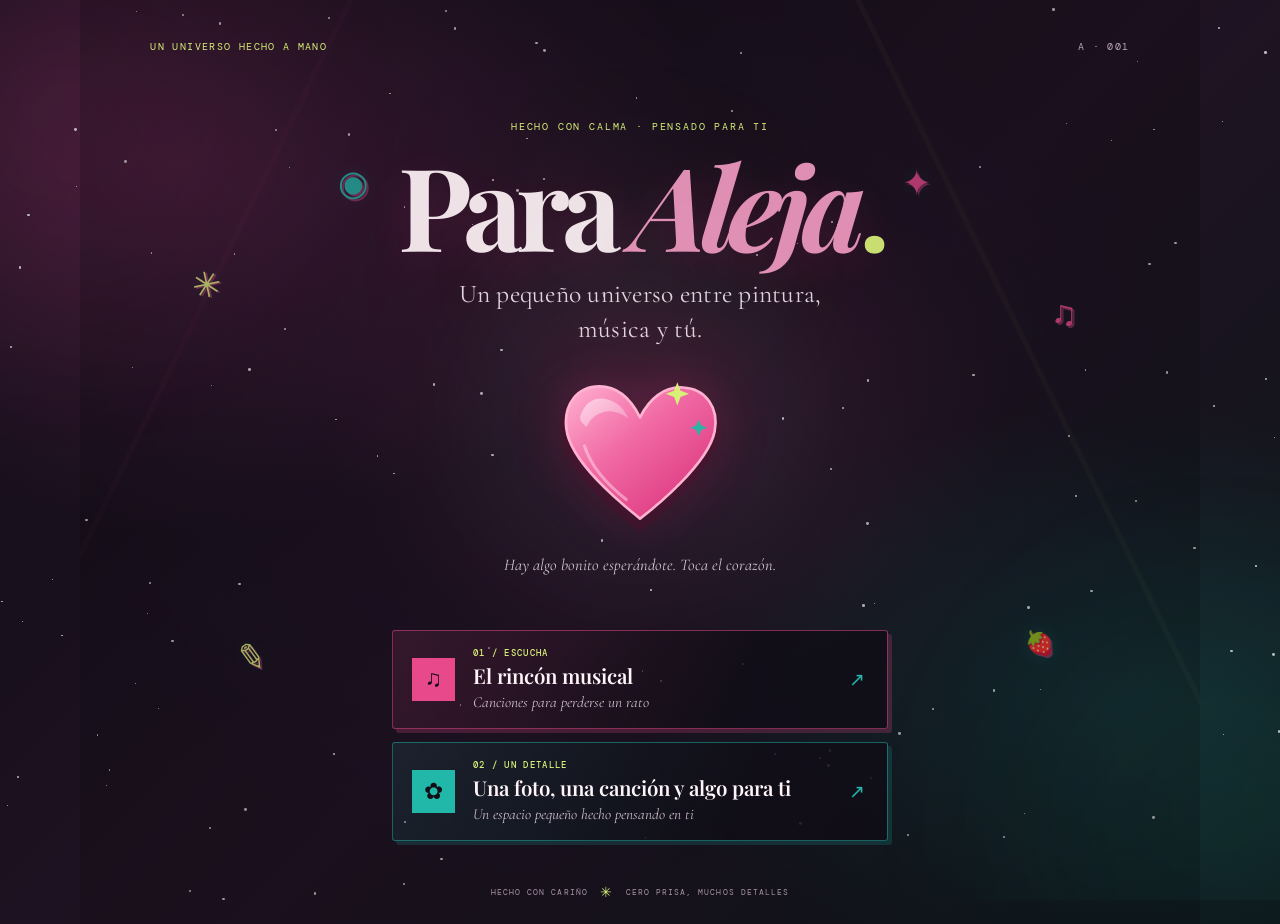
<file: index.html>
<!DOCTYPE html>
<html lang="es">
<head>
  <meta charset="UTF-8">
  <meta name="viewport" content="width=device-width, initial-scale=1, viewport-fit=cover">
  <meta name="theme-color" content="#100914">
  <meta name="color-scheme" content="dark">
  <meta name="description" content="Un rincón hecho a mano para Aleja: música, arte, mensajes y pequeños detalles.">
  <title>Un rincón para Aleja</title>
  <link rel="preconnect" href="https://fonts.googleapis.com">
  <link rel="preconnect" href="https://fonts.gstatic.com" crossorigin>
  <link href="https://fonts.googleapis.com/css2?family=DM+Mono:wght@400;500&family=Playfair+Display:ital,wght@0,500;0,600;0,700;1,600;1,700&family=Cormorant+Garamond:ital,wght@0,400;0,500;0,600;1,500&display=swap" rel="stylesheet">
  <link rel="stylesheet" href="style.css">

  <style>
    .portada-urbana .portada-accesos{flex-direction:column;gap:.8rem}
    .portada-urbana .acceso-icono--detalle{background:#21b8a9!important;color:#100d17!important}
    .portada-urbana .portada-detalle-link{border-color:rgba(33,184,169,.5);background:linear-gradient(112deg,rgba(33,184,169,.11),rgba(16,13,23,.84) 70%);box-shadow:4px 4px 0 rgba(33,184,169,.17)}
    .portada-urbana .portada-detalle-link:hover{border-color:#d8f078;box-shadow:4px 4px 0 rgba(232,73,139,.26)}
  </style>

</head>
<body class="portada-inicio">
  <div class="sky" aria-hidden="true">
    <div class="glow glow--1"></div>
    <div class="glow glow--2"></div>
    <div class="glow glow--3"></div>
    <div id="stars" class="stars"></div>
  </div>

  <main class="portada-scene portada-urbana">
    <div class="portada-cabecera">
      <span class="portada-edicion">UN UNIVERSO HECHO A MANO</span>
      <span class="portada-folio">A · 001</span>
    </div>

    <div class="portada-marcas" aria-hidden="true">
      <span class="marca marca--uno">✳</span>
      <span class="marca marca--dos">♫</span>
      <span class="marca marca--tres">✎</span>
      <span class="marca marca--cuatro">🍓</span>
      <span class="marca marca--cinco">✦</span>
      <span class="marca marca--seis">◉</span>
    </div>

    <section class="portada-centro" aria-labelledby="titulo-portada">
      <p class="portada-sello">HECHO CON CALMA · PENSADO PARA TI</p>
      <h1 class="portada-titulo" id="titulo-portada">Para <span>Aleja</span><i aria-hidden="true">.</i></h1>
      <p class="portada-subtitulo">Un pequeño universo entre pintura,<br class="salto-escritorio"> música y tú.</p>
      <button type="button" id="heartBtn" class="heart-big" aria-label="Tocar el corazón para abrir una sorpresa">
        <svg class="heart-art" viewBox="0 0 180 166" aria-hidden="true" focusable="false">
          <defs>
            <linearGradient id="heartFill" x1="28" y1="16" x2="142" y2="151" gradientUnits="userSpaceOnUse">
              <stop offset="0" stop-color="#ffb0d0"/>
              <stop offset=".42" stop-color="#f16ba5"/>
              <stop offset="1" stop-color="#d92f79"/>
            </linearGradient>
            <linearGradient id="heartShine" x1="38" y1="22" x2="92" y2="91" gradientUnits="userSpaceOnUse">
              <stop offset="0" stop-color="#fff5fa" stop-opacity=".78"/>
              <stop offset="1" stop-color="#fff5fa" stop-opacity="0"/>
            </linearGradient>
          </defs>
          <path class="heart-shadow" d="M90 153C78 143 20 99 16 62 12 33 30 14 53 16c17 1 29 12 37 27 9-17 23-27 40-26 25 1 39 23 34 47-7 34-61 78-74 89Z"/>
          <path class="heart-body" d="M90 145C78 135 25 94 21 61 18 38 31 21 52 21c17 0 29 11 38 29 9-18 23-29 40-28 22 1 34 19 30 41-6 31-57 72-70 82Z" fill="url(#heartFill)" stroke="#ffb3d0" stroke-width="2.5" stroke-linejoin="round"/>
          <path d="M34 49C39 33 52 29 64 35c7 3 12 9 15 16-8-6-16-8-23-6-8 2-13 7-16 14-3-3-7-5-6-10Z" fill="url(#heartShine)" opacity=".8"/>
          <path d="M38 77c7 22 25 39 39 50" fill="none" stroke="#ffdeeb" stroke-width="3" stroke-linecap="round" opacity=".48"/>
          <path d="M125 17l3 8 8 3-8 3-3 8-3-8-8-3 8-3Z" fill="#d8f078"/>
          <path d="M145 52l2.2 5.5 5.8 2.2-5.8 2.2-2.2 5.8-2.2-5.8-5.8-2.2 5.8-2.2Z" fill="#21b8a9" opacity=".95"/>
        </svg>
      </button>
      <p class="portada-hint" id="hint">Hay algo bonito esperándote. Toca el corazón.</p>
    </section>

    <nav class="portada-accesos" aria-label="Explorar el rincón">
      <a class="portada-juego-link" href="juego-musical.html">
        <span class="acceso-icono" aria-hidden="true">♫</span>
        <span class="acceso-texto"><small>01 / ESCUCHA</small><strong>El rincón musical</strong><em>Canciones para perderse un rato</em></span>
        <b aria-hidden="true">↗</b>
      </a>
      <a class="portada-juego-link portada-detalle-link" href="detalle-aleja.html">
        <span class="acceso-icono acceso-icono--detalle" aria-hidden="true">✿</span>
        <span class="acceso-texto"><small>02 / UN DETALLE</small><strong>Una foto, una canción y algo para ti</strong><em>Un espacio pequeño hecho pensando en ti</em></span>
        <b aria-hidden="true">↗</b>
      </a>
    </nav>

    <footer class="portada-pie">
      <span>HECHO CON CARIÑO</span><span class="pie-estrella" aria-hidden="true">✳</span><span>CERO PRISA, MUCHOS DETALLES</span>
    </footer>
  </main>

  <div id="modalOverlay" class="modal-overlay" aria-hidden="true">
    <div class="modal-card" id="modalCard" role="dialog" aria-modal="true" aria-labelledby="modalTitle">
      <button type="button" class="modal-close" id="modalClose" aria-label="Cerrar">✕</button>
      <span class="modal-icon">❤</span>
      <h2 class="modal-title" id="modalTitle"></h2>
      <div class="modal-body" id="modalBody"></div>
      <p class="modal-signature" id="modalSignature"></p>
      <div class="modal-actions">
        <button type="button" class="btn btn--ghost" id="btnOtroMensaje">Otro mensaje</button>
        <a class="btn" id="btnAbrirCalendario" href="calendario.html">Abrir calendario</a>
      </div>
    </div>
  </div>

  <script src="catalogo-canciones.js"></script>
  <script src="reproductor.js"></script>
  <script src="contenido-portada.js"></script>
  <script src="comun.js"></script>
  <script src="script-portada.js"></script>
</body>
</html>
</file>
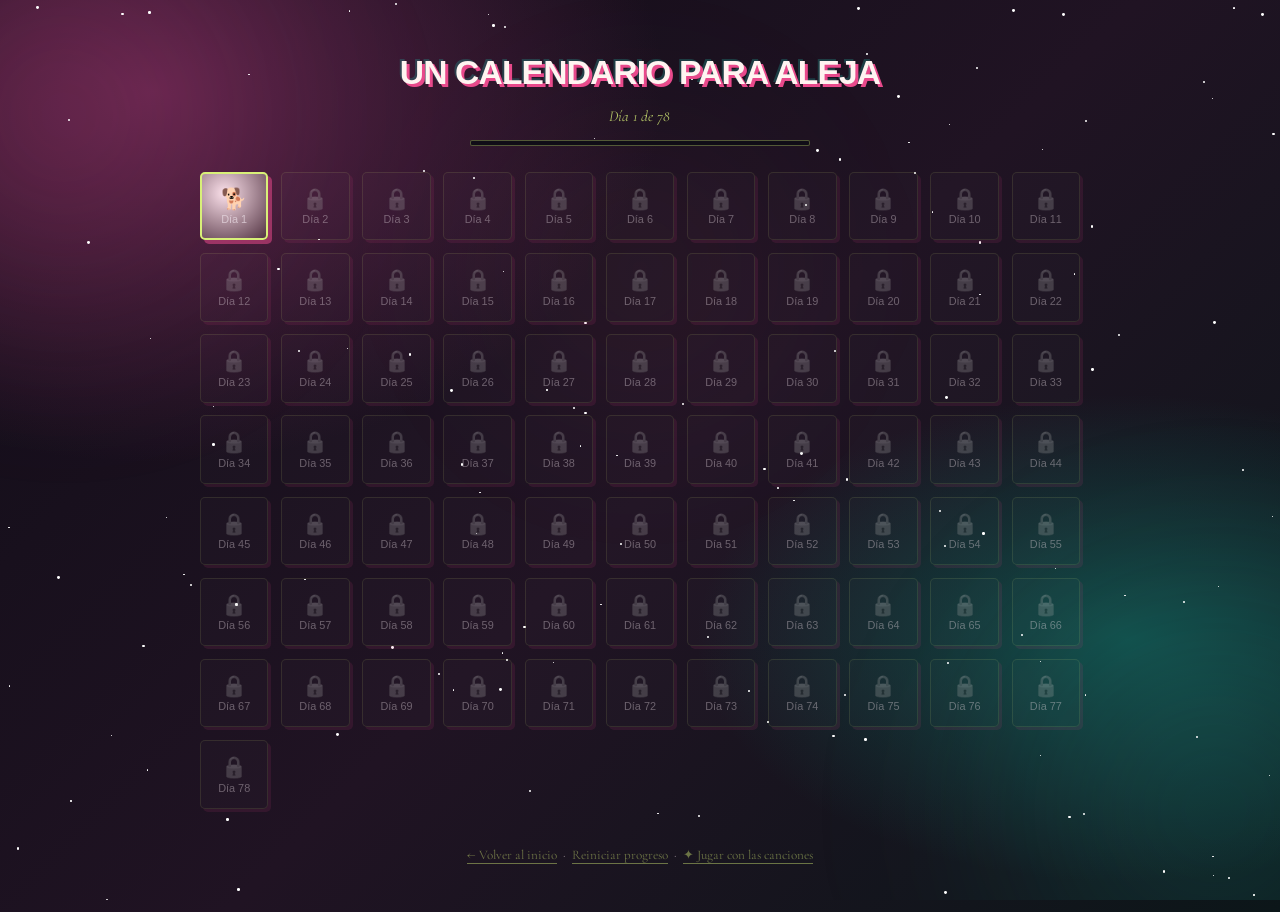
<file: calendario.html>
<!DOCTYPE html>
<html lang="es">
<head>
<meta charset="UTF-8">
<meta name="viewport" content="width=device-width, initial-scale=1, viewport-fit=cover">
<title>Un calendario para Aleja</title>
<meta name="theme-color" content="#07030b">
<meta name="color-scheme" content="dark">
<meta name="description" content="Un rincón de música, mensajes y pequeños detalles para Aleja.">
<link rel="preconnect" href="https://fonts.googleapis.com">
<link rel="preconnect" href="https://fonts.gstatic.com" crossorigin>
<link href="https://fonts.googleapis.com/css2?family=Playfair+Display:ital,wght@0,500;0,600;0,700;1,600&family=Cormorant+Garamond:ital,wght@0,400;0,500;0,600;1,500&display=swap" rel="stylesheet">
<link rel="stylesheet" href="style.css">
<link rel="stylesheet" href="calendario-urbano.css">
</head>
<body class="calendario-urbano">

  <div class="sky" aria-hidden="true">
    <div class="glow glow--1"></div>
    <div class="glow glow--2"></div>
    <div class="glow glow--3"></div>
    <div id="stars" class="stars"></div>
  </div><main class="calendario-scene">
    <div class="calendario-header">
      <h1 class="titulo-grande calendario-titulo">Un calendario para Aleja</h1>
      <p class="calendario-progreso" id="textoProgreso">Día 1 de 78</p>
      <div class="barra-progreso"><div class="barra-progreso__relleno" id="barraRelleno"></div></div>
    </div>

    <div class="dias-grid" id="diasGrid"></div>

    <section class="sorpresa-final" id="sorpresaFinal" hidden aria-labelledby="sorpresaFinalTitulo">
      <button type="button" class="sorpresa-final__trigger" id="abrirSorpresaFinal" aria-expanded="false" aria-controls="sorpresaFinalContenido">
        ✧ Hay algo más para ti, Aleja ✧
      </button>
      <div class="sorpresa-final__contenido" id="sorpresaFinalContenido" hidden>
        <p class="sorpresa-final__eyebrow">78 días guardando pequeños detalles · y uno más, solo tuyo</p>
        <h2 id="sorpresaFinalTitulo">Para ti, cuando hayas llegado hasta aquí ♡</h2>
        <p>Aleja, si estás leyendo esto, significa que llegaste hasta el final. Día tras día abriste este pequeño rincón y encontraste palabras, canciones y detalles que preparé pensando en ti. Quería que, al terminar, no te encontraras simplemente con una última pantalla, sino con algo que pudieras guardar en el corazón y volver a visitar cuando te apetezca.</p>
        <p class="sorpresa-final__subtitulo">Por qué elegí esta canción</p>
        <p>Elegí <em>Best Part</em>, de Daniel Caesar y H.E.R., porque tiene una manera muy tierna de hablar de alguien que vuelve más bonito lo cotidiano. No necesita convertir el cariño en una gran promesa ni llenar todo de palabras: transmite esa sensación de que una persona puede ser una parte luminosa de tus días, alguien cuya presencia hace que las cosas sencillas tengan otro color.</p>
        <p>Quería que esta canción acompañara el final porque estos 78 días también están hechos de eso: de pequeñas cosas, de canciones que dicen lo que a veces cuesta explicar y de recordarte que mereces cariño sincero, cuidado y momentos que te hagan sonreír. No la escogí para que fuera solo música de fondo; quería que tuviera un significado dentro de esta sorpresa.</p>
        <div class="sorpresa-final__cancion">
          <div class="sorpresa-final__cancion-info">
            <span class="sorpresa-final__nota" aria-hidden="true">♫</span>
            <div><strong>Best Part</strong><span>Daniel Caesar ft. H.E.R.</span></div>
          </div>
          <p class="sorpresa-final__ayuda">Escúchala sin prisa. Si puedes, ponte los audífonos y quédate un momento aquí.</p>
          <p class="sorpresa-final__ayuda">Al abrir esta sorpresa, la canción sonará en el mismo reproductor musical del calendario, igual que cuando abres un día. Si el navegador bloquea el sonido, toca reproducir en la barra musical.</p>
          <div class="sorpresa-final__momentos">
            <a href="https://www.youtube.com/watch?v=vBy7FaapGRo&t=66s" target="_blank" rel="noopener noreferrer"><strong>1:06–1:22</strong><span>La idea principal de la canción: ese lugar tan especial que alguien puede ocupar en tu vida.</span></a>
            <a href="https://www.youtube.com/watch?v=vBy7FaapGRo&t=142s" target="_blank" rel="noopener noreferrer"><strong>2:22–2:38</strong><span>Vuelve a ese sentimiento. Un buen momento para escucharla otra vez, ahora sabiendo por qué te la dedico.</span></a>
          </div>
        </div>
        <p class="sorpresa-final__subtitulo">Lo que quiero que te lleves de estos 78 días</p>
        <p>No espero que recuerdes cada frase ni cada canción. Me gustaría que, cuando pienses en este calendario, recuerdes la intención detrás de él: tomarme el tiempo de preparar algo para ti, buscar palabras que tuvieran sentido y escoger canciones que acompañaran lo que quería decirte. Que no se sintiera como una lista hecha por cumplir, sino como un detalle construido con calma.</p>
        <p>Ojalá cada día te haya dejado aunque fuera una sonrisa pequeña, una pausa amable o una canción que quisieras volver a escuchar. Y si hubo un día difícil, espero que alguna de estas palabras te haya hecho compañía por un ratito. No tienes que estar feliz todo el tiempo para merecer cosas bonitas; también mereces ternura cuando estás cansada, cuando dudas o cuando simplemente necesitas descansar.</p>
        <p>Y ahora que llegaste al final, no quiero que sientas que el cariño se acaba con el calendario. Se termina esta cuenta de 78 días, pero no la posibilidad de crear más detalles, descubrir más canciones y seguir encontrando maneras de decirte que eres importante. Esto no es una obligación ni una promesa grandilocuente: es un regalo que quise preparar para ti, con todo el cuidado que pude poner en él.</p>
        <p>Gracias por llegar hasta aquí, Aleja. Ojalá el año que comienza te regale tranquilidad, ideas que te emocionen, música que te encuentre en el momento preciso, risas sinceras y personas que sepan cuidarte sin pedirte que dejes de ser tú. Y cuando necesites un recordatorio bonito, puedes volver a esta canción y a estas palabras.</p>
        <p class="sorpresa-final__cierre">Esta última sorpresa era para ti. Desde el principio, hasta el final. ♡</p>
      </div>
    </section>

    <p class="calendario-footer">
      <a href="index.html">← Volver al inicio</a>
      &nbsp;·&nbsp;
      <a id="reiniciarLink">Reiniciar progreso</a>
      &nbsp;·&nbsp;
      <a href="juego-musical.html">✦ Jugar con las canciones</a>
    </p>
  </main>

  <!-- Modal del día -->
  <div id="modalOverlay" class="modal-overlay" aria-hidden="true">
    <div class="modal-card" id="modalCard" role="dialog" aria-modal="true" aria-labelledby="modalTitle">
      <span class="paso-decoracion" id="pasoDecoracion" aria-hidden="true"></span>
      <button type="button" class="modal-close" id="modalClose" aria-label="Cerrar">✕</button>

      <div class="modal-steps" id="modalSteps"></div>

      <span class="modal-icon" id="modalIcon"></span>
      <p class="modal-chip" id="modalChip"></p>
      <h2 class="modal-title" id="modalTitle"></h2>

      <div id="pasoContenido"></div>

      <div class="modal-actions">
        <button type="button" class="btn btn--ghost" id="btnAnterior">← Anterior</button>
        <button type="button" class="btn" id="btnSiguiente">Siguiente →</button>
      </div>
    </div>
  </div>

  <script src="catalogo-canciones.js?v=20261016-4"></script>
  <script src="reproductor.js"></script>
  <script src="contenido-calendario.js"></script>
  <script src="comun.js"></script>
  <script src="script-calendario.js?v=20261016-4"></script>
</body>
</html>
</file>
<file: style.css>
/* =======================================================================
   RESET Y BASE
   ======================================================================= */
*, *::before, *::after { box-sizing: border-box; }
html, body { margin: 0; padding: 0; }

:root{
  --bg-0: #09070e;
  --bg-1: #160b18;
  --ink-0: #fff4f1;
  --ink-1: #eadde5;
  --rosa: #e9a3bd;
  --dorado: #e6c27b;

  --card-principal: var(--rosa);
  --card-suave: #ffd7e6;
  --card-oscuro: #2a0e1c;
}

body{
  min-height: 100svh;
  background: radial-gradient(120% 90% at 50% 12%, #24101e 0%, var(--bg-1) 45%, var(--bg-0) 100%);
  color: var(--ink-0);
  font-family: "Cormorant Garamond", Georgia, serif;
  position: relative;
  overflow-x: hidden;
}

a { color: inherit; }

/* =======================================================================
   FONDO — cielo estrellado y resplandores (reutilizado en ambas páginas)
   ======================================================================= */
.sky{
  position: fixed;
  inset: 0;
  z-index: 0;
  overflow: hidden;
  pointer-events: none;
}
.glow{
  position: absolute;
  border-radius: 50%;
  filter: blur(60px);
  opacity: .5;
  mix-blend-mode: screen;
}
.glow--1{ width: 46vmax; height: 46vmax; left: -18vmax; top: -14vmax; background: radial-gradient(circle, #8e3158, transparent 70%); }
.glow--2{ width: 50vmax; height: 50vmax; right: -20vmax; bottom: -18vmax; background: radial-gradient(circle, #5b3d70, transparent 70%); }
.glow--3{ width: 34vmax; height: 34vmax; left: 50%; top: 30%; transform: translate(-50%, -50%); background: radial-gradient(circle, #ff5d8f22, transparent 70%); opacity: .4; }

.stars{ position: absolute; inset: 0; }
.star{
  position: absolute;
  border-radius: 50%;
  background: #fff;
  animation: twinkle ease-in-out infinite;
}
@keyframes twinkle{
  0%, 100% { opacity: var(--min-op, .15); transform: scale(1); }
  50%      { opacity: var(--max-op, .9);  transform: scale(1.25); }
}

/* pétalos flotando muy despacio, decorativo, sutil */
.petalo{
  position: absolute;
  top: -5%;
  font-size: 1.1rem;
  opacity: .55;
  animation: caer linear infinite;
  filter: drop-shadow(0 0 6px rgba(255,255,255,.25));
}
@keyframes caer{
  0%   { transform: translateY(0) translateX(0) rotate(0deg); }
  100% { transform: translateY(115vh) translateX(var(--drift, 40px)) rotate(360deg); }
}

/* partículas que estallan al tocar el corazón o un día */
.particula-vuelo{
  position: fixed;
  pointer-events: none;
  z-index: 30;
  animation: estallar .9s ease-out forwards;
  will-change: transform, opacity;
}
@keyframes estallar{
  0%   { transform: translate(0, 0) scale(.5); opacity: 1; }
  100% { transform: translate(var(--tx), var(--ty)) scale(1.15); opacity: 0; }
}

/* el corazón "responde" al toque antes de abrir la carta */
.heart-big.abriendo{ animation: abrirCorazon .5s ease; }
@keyframes abrirCorazon{
  0%   { transform: scale(1); }
  35%  { transform: scale(1.35) rotate(-4deg); }
  60%  { transform: scale(.92) rotate(3deg); }
  100% { transform: scale(1) rotate(0deg); }
}

/* texto de las cartas/tarjetas apareciendo con ritmo, no todo de golpe */
@keyframes aparecerTexto{
  from { opacity: 0; transform: translateY(10px); }
  to   { opacity: 1; transform: translateY(0); }
}
.modal-body > *, #pasoContenido > *{
  animation: aparecerTexto .55s ease both;
}
.modal-body > *:nth-child(1), #pasoContenido > *:nth-child(1){ animation-delay: .05s; }
.modal-body > *:nth-child(2), #pasoContenido > *:nth-child(2){ animation-delay: .28s; }
.modal-body > *:nth-child(3), #pasoContenido > *:nth-child(3){ animation-delay: .5s; }
.modal-body > *:nth-child(4), #pasoContenido > *:nth-child(4){ animation-delay: .7s; }
.modal-body > *:nth-child(5), #pasoContenido > *:nth-child(5){ animation-delay: .9s; }
.modal-signature{ animation: aparecerTexto .55s ease both; animation-delay: 1s; }

/* =======================================================================
   TIPOGRAFÍA GENERAL
   ======================================================================= */
.titulo-grande{
  font-family: "Playfair Display", Georgia, serif;
  font-style: italic;
  font-weight: 600;
  text-align: center;
  text-shadow: 0 0 30px rgba(255, 93, 143, .3);
}

.pill{
  display: inline-block;
  padding: .25rem .8rem;
  border-radius: 999px;
  font-size: .78rem;
  letter-spacing: .04em;
  border: 1px solid color-mix(in srgb, var(--card-principal) 45%, transparent);
  color: var(--card-principal);
  opacity: .9;
}

/* =======================================================================
   PORTADA — corazón central
   ======================================================================= */
.portada-scene{
  position: relative;
  z-index: 1;
  min-height: 100svh;
  display: flex;
  flex-direction: column;
  align-items: center;
  justify-content: center;
  gap: 1.6rem;
  padding: 6vh 6vw;
  text-align: center;
}

.portada-titulo{
  font-size: clamp(1.6rem, 5.5vw, 2.6rem);
  margin: 0;
  opacity: .92;
}

.heart-big{
  background: none;
  border: none;
  cursor: pointer;
  font-size: clamp(4.5rem, 22vw, 8rem);
  line-height: 1;
  color: var(--rosa);
  filter: drop-shadow(0 0 22px rgba(255,93,143,.55)) drop-shadow(0 0 55px rgba(255,93,143,.28));
  animation: latido 1.7s ease-in-out infinite;
  transition: transform .2s ease;
}
.heart-big:hover, .heart-big:focus-visible{ transform: scale(1.06); }
.heart-big:active{ transform: scale(.94); }

@keyframes latido{
  0%, 100% { transform: scale(1); }
  15%      { transform: scale(1.14); }
  30%      { transform: scale(1); }
  45%      { transform: scale(1.1); }
  60%      { transform: scale(1); }
}

.portada-hint{
  font-size: clamp(.95rem, 2.6vw, 1.1rem);
  font-style: italic;
  color: var(--ink-1);
  opacity: .75;
}

.portada-link-calendario{
  margin-top: .5rem;
  font-size: .95rem;
  font-style: italic;
  color: var(--dorado);
  text-decoration: none;
  opacity: .85;
  border-bottom: 1px dashed color-mix(in srgb, var(--dorado) 50%, transparent);
  padding-bottom: 2px;
}
.portada-link-calendario:hover{ opacity: 1; }

/* =======================================================================
   MODAL COMPARTIDO (carta inicial / día del calendario)
   ======================================================================= */
.modal-overlay{
  position: fixed;
  inset: 0;
  z-index: 20;
  display: flex;
  align-items: center;
  justify-content: center;
  padding: 5vh 5vw;
  background: rgba(4, 2, 6, .74);
  backdrop-filter: blur(6px);
  opacity: 0;
  visibility: hidden;
  transition: opacity .3s ease, visibility .3s ease, background 1.1s ease;
}
.modal-overlay.is-open{ opacity: 1; visibility: visible; }

/* ---- "Buenos días": el fondo del overlay se calienta un poco ---- */
.modal-overlay.modo-manana{
  background: linear-gradient(160deg, rgba(255,183,94,.22), rgba(255,110,120,.16) 45%, rgba(4,2,6,.74) 85%);
}

/* ---- "Buenas noches": el fondo se profundiza, mas estrellado ---- */
.modal-overlay.modo-noche{
  background: linear-gradient(160deg, rgba(70,50,160,.26), rgba(10,8,30,.5) 45%, rgba(4,2,6,.82) 85%);
}

/* decoracion de sol/luna detras de la tarjeta, sutil, no compite con el texto */
.paso-decoracion{
  position: absolute;
  top: 50%;
  left: 50%;
  transform: translate(-50%, -50%);
  font-size: 13rem;
  line-height: 1;
  opacity: 0;
  pointer-events: none;
  z-index: -1;
  filter: blur(1px);
  transition: opacity 1s ease, transform 1.2s ease;
}
.modal-overlay.modo-manana .paso-decoracion,
.modal-overlay.modo-noche .paso-decoracion{
  opacity: .16;
  transform: translate(-50%, -50%) scale(1);
  animation: flotarDecoracion 8s ease-in-out infinite;
}
@keyframes flotarDecoracion{
  0%, 100% { transform: translate(-50%, -50%) scale(1) rotate(0deg); }
  50%      { transform: translate(-50%, -52%) scale(1.04) rotate(3deg); }
}
@media (max-width: 560px){
  .paso-decoracion{ font-size: 8rem; }
}
@media (prefers-reduced-motion: reduce){
  .paso-decoracion{ animation: none !important; }
}
.modal-card{
  position: relative;
  width: min(94vw, 480px);
  max-height: 86vh;
  overflow-y: auto;
  padding: 2.4rem 1.9rem 2rem;
  border-radius: 22px;
  text-align: left;
  background: linear-gradient(160deg, color-mix(in srgb, var(--card-oscuro) 92%, black 0%), #05030a 85%);
  border: 1px solid color-mix(in srgb, var(--card-principal) 55%, transparent);
  box-shadow: 0 0 0 1px color-mix(in srgb, var(--card-principal) 25%, transparent) inset,
              0 20px 60px rgba(0,0,0,.55),
              0 0 60px -10px color-mix(in srgb, var(--card-principal) 65%, transparent);
  transform: translateY(18px) scale(.97);
  opacity: 0;
  transition: transform .35s ease, opacity .35s ease;
}
.modal-overlay.is-open .modal-card{ transform: translateY(0) scale(1); opacity: 1; }

.modal-close{
  position: absolute;
  top: 1rem; right: 1rem;
  width: 2.1rem; height: 2.1rem;
  border-radius: 50%;
  border: 1px solid rgba(255,255,255,.18);
  background: rgba(255,255,255,.04);
  color: var(--ink-1);
  font-size: 1rem;
  cursor: pointer;
  display: flex; align-items: center; justify-content: center;
  transition: background .2s ease, transform .2s ease;
}
.modal-close:hover{ background: rgba(255,255,255,.12); transform: rotate(90deg); }

.modal-icon{
  display: block;
  font-size: 2.6rem;
  margin-bottom: .5rem;
  filter: drop-shadow(0 0 14px color-mix(in srgb, var(--card-principal) 70%, transparent));
}
.modal-chip{
  font-size: .8rem;
  letter-spacing: .04em;
  color: var(--card-principal);
  opacity: .9;
  margin: 0 0 .8rem;
}
.modal-title{
  font-family: "Playfair Display", Georgia, serif;
  font-style: italic;
  font-weight: 600;
  font-size: clamp(1.4rem, 5vw, 1.8rem);
  color: var(--ink-0);
  margin: 0 0 .9rem;
}
.modal-body p{
  font-size: clamp(1.02rem, 3vw, 1.14rem);
  line-height: 1.65;
  color: var(--ink-1);
  margin: 0 0 1rem;
}
.modal-detalle{
  font-style: italic;
  font-size: .96rem;
  color: var(--card-principal);
  opacity: .95;
  margin: .2rem 0 1.2rem;
  padding-left: .7rem;
  border-left: 2px solid color-mix(in srgb, var(--card-principal) 50%, transparent);
}
.modal-imagen{
  margin: .3rem 0 1.2rem;
  border-radius: 14px;
  max-width: 100%;
  display: block;
}
.modal-cancion{
  display: inline-flex;
  align-items: center;
  gap: .4rem;
  font-size: .9rem;
  color: var(--dorado);
  text-decoration: none;
  border: 1px solid color-mix(in srgb, var(--dorado) 45%, transparent);
  border-radius: 999px;
  padding: .35rem .9rem;
  margin-bottom: 1rem;
}
.modal-signature{
  margin: 1rem 0 0;
  text-align: right;
  font-style: italic;
  color: var(--card-principal);
  font-size: 1.02rem;
}

.modal-steps{
  display: flex;
  justify-content: center;
  gap: .4rem;
  margin: 0 0 1.3rem;
}
.modal-steps__dot{
  width: 7px; height: 7px;
  border-radius: 50%;
  background: color-mix(in srgb, var(--card-principal) 30%, transparent);
  transition: background .2s ease, transform .2s ease;
}
.modal-steps__dot.is-active{
  background: var(--card-principal);
  transform: scale(1.3);
}

.modal-actions{
  display: flex;
  flex-wrap: wrap;
  justify-content: space-between;
  align-items: center;
  gap: .6rem;
  margin-top: 1.4rem;
}
.modal-actions .btn{ flex: 1 1 auto; min-width: 8rem; }

.btn{
  font-family: "Cormorant Garamond", Georgia, serif;
  font-size: 1rem;
  font-style: italic;
  border-radius: 999px;
  padding: .55rem 1.3rem;
  border: 1px solid color-mix(in srgb, var(--card-principal) 55%, transparent);
  background: color-mix(in srgb, var(--card-principal) 14%, transparent);
  color: var(--ink-0);
  cursor: pointer;
  text-decoration: none;
  text-align: center;
  transition: background .2s ease, transform .15s ease;
}
.btn:hover{ background: color-mix(in srgb, var(--card-principal) 26%, transparent); transform: translateY(-1px); }
.btn:active{ transform: translateY(0); }
.btn--ghost{
  background: none;
  border-color: rgba(255,255,255,.18);
  color: var(--ink-1);
}
.btn--ghost:hover{ background: rgba(255,255,255,.06); }
.btn--full{ width: 100%; text-align: center; justify-content: center; }

.modal-card::-webkit-scrollbar{ width: 6px; }
.modal-card::-webkit-scrollbar-thumb{ background: rgba(255,255,255,.15); border-radius: 6px; }

/* =======================================================================
   CALENDARIO — cuadrícula de 50 días
   ======================================================================= */
.calendario-scene{
  position: relative;
  z-index: 1;
  min-height: 100svh;
  padding: 6vh 5vw 4vh;
  display: flex;
  flex-direction: column;
  align-items: center;
}

.calendario-header{
  text-align: center;
  margin-bottom: 1.6rem;
}
.calendario-titulo{
  font-size: clamp(1.5rem, 5vw, 2.1rem);
  margin: 0 0 .4rem;
}
.calendario-progreso{
  font-size: .95rem;
  font-style: italic;
  color: var(--ink-1);
  opacity: .8;
}
.barra-progreso{
  width: min(340px, 80vw);
  height: 6px;
  border-radius: 999px;
  background: rgba(255,255,255,.08);
  margin: .7rem auto 0;
  overflow: hidden;
}
.barra-progreso__relleno{
  height: 100%;
  border-radius: 999px;
  background: linear-gradient(90deg, var(--rosa), var(--dorado));
  transition: width .4s ease;
}

.dias-grid{
  display: grid;
  grid-template-columns: repeat(auto-fill, minmax(64px, 1fr));
  gap: .8rem;
  width: min(880px, 100%);
}

.dia-nodo{
  position: relative;
  aspect-ratio: 1;
  border-radius: 18px;
  border: 1px solid rgba(255,255,255,.1);
  background: rgba(255,255,255,.03);
  display: flex;
  flex-direction: column;
  align-items: center;
  justify-content: center;
  gap: .15rem;
  cursor: default;
  color: var(--ink-1);
  font-size: .72rem;
  transition: transform .18s ease, box-shadow .18s ease, background .18s ease;
}
.dia-nodo__numero{ font-size: .68rem; opacity: .7; }
.dia-nodo__icono{ font-size: 1.3rem; }

.dia-nodo.esta-bloqueado{
  opacity: .55;
  cursor: not-allowed;
}
.dia-nodo.esta-bloqueado .dia-nodo__icono{ filter: grayscale(1); opacity: .5; }

.dia-nodo.esta-actual{
  cursor: pointer;
  background: radial-gradient(circle at 35% 30%, var(--item-suave, #fff), var(--item-oscuro, #200) 120%);
  border-color: color-mix(in srgb, var(--item-color, #fff) 60%, transparent);
  box-shadow: 0 0 0 1px color-mix(in srgb, var(--item-color, #fff) 50%, transparent),
              0 0 22px color-mix(in srgb, var(--item-color, #fff) 55%, transparent);
  animation: respirar 2.4s ease-in-out infinite;
}
@keyframes respirar{
  0%, 100% { transform: scale(1); }
  50%      { transform: scale(1.05); }
}

.dia-nodo.esta-completado{
  cursor: pointer;
  background: radial-gradient(circle at 35% 30%, color-mix(in srgb, var(--item-suave, #fff) 55%, transparent), var(--item-oscuro, #200) 130%);
  border-color: color-mix(in srgb, var(--item-color, #fff) 35%, transparent);
}
.dia-nodo.esta-completado:hover{ transform: translateY(-2px); }
.dia-nodo__check{
  position: absolute;
  top: -6px; right: -6px;
  width: 1.15rem; height: 1.15rem;
  border-radius: 50%;
  background: var(--item-color, var(--rosa));
  color: #1a0510;
  font-size: .7rem;
  display: flex; align-items: center; justify-content: center;
  box-shadow: 0 0 8px rgba(0,0,0,.4);
}

.calendario-footer{
  margin-top: 2.4rem;
  text-align: center;
  font-size: .82rem;
  color: var(--ink-1);
  opacity: .55;
}
.calendario-footer a{
  color: var(--ink-1);
  text-decoration: underline;
  opacity: .8;
  cursor: pointer;
}

/* =======================================================================
   REPRODUCTOR DE MÚSICA — barra flotante "sonando ahora"
   ======================================================================= */
.reproductor-barra{
  position: fixed;
  left: 1rem;
  bottom: 1rem;
  z-index: 16;
  display: flex;
  align-items: center;
  gap: .6rem;
  padding: .5rem .8rem;
  border-radius: 999px;
  background: rgba(20,8,16,.72);
  backdrop-filter: blur(6px);
  border: 1px solid rgba(255,255,255,.14);
  box-shadow: 0 6px 20px rgba(0,0,0,.4);
  max-width: min(78vw, 320px);
  opacity: 0;
  transform: translateY(10px);
  pointer-events: none;
  transition: opacity .3s ease, transform .3s ease;
}
.reproductor-barra.is-visible{
  opacity: 1;
  transform: translateY(0);
  pointer-events: auto;
}
.reproductor-btn{
  flex-shrink: 0;
  width: 1.9rem; height: 1.9rem;
  border-radius: 50%;
  border: 1px solid rgba(255,255,255,.18);
  background: rgba(255,255,255,.06);
  color: var(--ink-0);
  font-size: .85rem;
  cursor: pointer;
  display: flex; align-items: center; justify-content: center;
  transition: background .2s ease;
}
.reproductor-btn:hover{ background: rgba(255,255,255,.14); }
.reproductor-info{
  font-size: .82rem;
  font-style: italic;
  color: var(--ink-1);
  white-space: nowrap;
  overflow: hidden;
  text-overflow: ellipsis;
}

@media (max-width: 480px){
  .reproductor-barra{ left: .6rem; bottom: .6rem; max-width: 70vw; }
  .reproductor-info{ font-size: .74rem; }
}
@media (max-width: 480px){
  .dias-grid{ grid-template-columns: repeat(auto-fill, minmax(54px, 1fr)); gap: .55rem; }
  .modal-card{ padding: 2rem 1.4rem 1.7rem; }
}
@media (prefers-reduced-motion: reduce){
  .heart-big, .dia-nodo.esta-actual, .star, .petalo,
  .particula-vuelo, .heart-big.abriendo,
  .modal-body > *, #pasoContenido > *, .modal-signature{ animation: none !important; }
}



/* =======================================================================
   PORTADA DE ALEJA — diseño unificado, editorial y artístico
   Todo este bloque está limitado a index.html para no alterar las otras pantallas.
   ======================================================================= */
body.portada-inicio{
  min-height:100svh;
  color:#fff5f8;
  background:
    radial-gradient(ellipse at 15% 18%,rgba(92,35,73,.62),transparent 34%),
    radial-gradient(ellipse at 88% 76%,rgba(18,75,72,.42),transparent 30%),
    radial-gradient(ellipse at 52% 44%,rgba(232,73,139,.10),transparent 37%),
    linear-gradient(135deg,#100d17 0%,#201323 53%,#0c1619 100%);
}
body.portada-inicio .sky{opacity:.7}
body.portada-inicio .sky .glow--1{
  opacity:.36;
  background:radial-gradient(circle,rgba(232,73,139,.42),transparent 70%);
}
body.portada-inicio .sky .glow--2{
  opacity:.32;
  background:radial-gradient(circle,rgba(33,184,169,.34),transparent 70%);
}
body.portada-inicio .sky .glow--3{
  opacity:.28;
  background:radial-gradient(circle,rgba(216,240,120,.12),transparent 70%);
}
.portada-urbana{
  position:relative;
  isolation:isolate;
  width:min(100%,1120px);
  min-height:100svh;
  margin-inline:auto;
  padding:clamp(1.3rem,4vh,2.6rem) clamp(1.2rem,5.5vw,4.5rem) 1.25rem;
  display:flex;
  flex-direction:column;
  justify-content:space-between;
  align-items:stretch;
  gap:1rem;
  overflow:hidden;
}
.portada-urbana:before{
  content:"";
  position:absolute;
  z-index:-2;
  inset:0;
  pointer-events:none;
  opacity:.7;
  background:
    linear-gradient(116deg,transparent 0 17%,rgba(232,73,139,.035) 17.1% 17.35%,transparent 17.5% 100%),
    linear-gradient(64deg,transparent 0 78%,rgba(216,240,120,.04) 78.1% 78.35%,transparent 78.5% 100%),
    radial-gradient(ellipse at 50% 48%,rgba(13,8,17,.02),rgba(8,8,13,.28) 70%);
}
.portada-urbana:after{
  content:"";
  position:absolute;
  z-index:-1;
  pointer-events:none;
  width:min(42vw,460px);
  aspect-ratio:1;
  top:19%;
  left:50%;
  transform:translateX(-50%);
  border-radius:50%;
  background:radial-gradient(circle,rgba(232,73,139,.09),rgba(33,184,169,.035) 42%,transparent 70%);
  filter:blur(9px);
}
.portada-cabecera{
  width:100%;
  display:flex;
  align-items:center;
  justify-content:space-between;
  gap:1rem;
  position:relative;
  z-index:2;
  padding:.2rem 0;
}
.portada-edicion,.portada-folio,.portada-sello,.portada-pie{
  font-family:"DM Mono",monospace;
  font-size:.61rem;
  line-height:1.6;
  letter-spacing:.14em;
  text-transform:uppercase;
}
.portada-edicion{color:#d8f078}
.portada-folio{color:#bda9ba}
.portada-centro{
  position:relative;
  z-index:1;
  display:flex;
  flex-direction:column;
  align-items:center;
  width:100%;
  padding:clamp(1.8rem,5vh,3.6rem) 0 clamp(1.6rem,4vh,2.6rem);
  text-align:center;
}
.portada-urbana .portada-sello{
  margin:0 0 1rem;
  color:#d8f078;
  font-size:.6rem;
  letter-spacing:.19em;
}
.portada-urbana .portada-titulo{
  margin:0;
  font-family:"Playfair Display",Georgia,serif;
  font-size:clamp(3.8rem,10vw,7.2rem);
  font-weight:700;
  line-height:.94;
  letter-spacing:-.065em;
  color:#fff5f8;
  text-shadow:0 10px 46px rgba(232,73,139,.18);
}
.portada-urbana .portada-titulo span{
  color:#f19bc1;
  font-style:italic;
}
.portada-urbana .portada-titulo i{
  color:#d8f078;
  font-style:normal;
}
.portada-urbana .portada-subtitulo{
  margin:1.15rem 0 0;
  max-width:27rem;
  color:#e1d2df;
  font-size:clamp(1.2rem,3vw,1.6rem);
  line-height:1.35;
  letter-spacing:.01em;
}
.portada-urbana .heart-big{
  display:grid;
  place-items:center;
  width:clamp(8.5rem,22vw,12rem);
  height:clamp(8rem,20vw,11rem);
  padding:0;
  margin:1.1rem 0 .35rem;
  border:0;
  border-radius:0;
  background:transparent;
  box-shadow:none;
  cursor:pointer;
  filter:drop-shadow(0 13px 18px rgba(7,4,12,.28)) drop-shadow(0 0 22px rgba(232,73,139,.24));
  transform-origin:50% 55%;
  animation:latido-corazon 2.2s ease-in-out infinite;
  transition:filter .25s ease;
  -webkit-tap-highlight-color:transparent;
}
.portada-urbana .heart-art{
  display:block;
  width:100%;
  height:100%;
  overflow:visible;
}
.portada-urbana .heart-shadow{
  fill:rgba(90,10,48,.3);
  transform:translateY(5px);
}
.portada-urbana .heart-body{
  transform-origin:90px 84px;
  transition:filter .25s ease;
}
.portada-urbana .heart-big:hover{
  filter:drop-shadow(0 14px 18px rgba(7,4,12,.3)) drop-shadow(0 0 30px rgba(232,73,139,.42));
}
.portada-urbana .heart-big:hover .heart-body{
  filter:brightness(1.07) saturate(1.05);
}
@keyframes latido-corazon{
  0%,100%{transform:scale(1) rotate(-1deg)}
  13%{transform:scale(1.045) rotate(1deg)}
  25%{transform:scale(1) rotate(-.5deg)}
  39%{transform:scale(1.025) rotate(.5deg)}
  52%{transform:scale(1) rotate(0)}
}
.portada-urbana .heart-big:focus-visible,
.portada-urbana a:focus-visible{
  outline:2px solid #d8f078;
  outline-offset:7px;
}
.portada-urbana .portada-hint{
  max-width:22rem;
  margin:.55rem 0 0;
  color:#eadce7;
  font-size:1.02rem;
  line-height:1.45;
  opacity:.88;
}
.portada-marcas{
  position:absolute;
  inset:0;
  z-index:0;
  pointer-events:none;
}
.portada-marcas .marca{
  position:absolute;
  display:block;
  width:auto;
  height:auto;
  border:0;
  border-radius:0;
  background:transparent;
  box-shadow:none;
  color:#d8f078;
  opacity:.72;
  font-size:clamp(1.35rem,3vw,2.2rem);
  line-height:1;
  text-shadow:2px 2px 0 rgba(232,73,139,.5),0 0 18px rgba(33,184,169,.18);
  animation:marca-deriva 7s ease-in-out infinite;
}
.portada-marcas .marca--uno{left:10%;top:29%;transform:rotate(-12deg)}
.portada-marcas .marca--dos{right:11%;top:32%;color:#e8498b;animation-delay:-1.2s}
.portada-marcas .marca--tres{left:14%;bottom:27%;transform:rotate(9deg);animation-delay:-2.2s}
.portada-marcas .marca--cuatro{right:13%;bottom:29%;font-size:1.45rem;color:#e8498b;animation-delay:-.8s}
.portada-marcas .marca--cinco{right:24%;top:18%;color:#e8498b;animation-delay:-3s}
.portada-marcas .marca--seis{left:23%;top:18%;color:#21b8a9;animation-delay:-1.8s}
@keyframes marca-deriva{
  0%,100%{translate:0 0;rotate:-3deg}
  50%{translate:0 -7px;rotate:3deg}
}
.portada-accesos{
  position:relative;
  z-index:2;
  width:min(100%,31rem);
  margin:0 auto;
  display:flex;
  justify-content:center;
}
.portada-urbana .portada-juego-link{
  width:100%;
  min-height:92px;
  padding:1rem 1.2rem;
  display:grid;
  grid-template-columns:2.8rem minmax(0,1fr) 1.2rem;
  align-items:center;
  gap:1rem;
  border:1px solid rgba(232,73,139,.52);
  border-radius:3px;
  background:linear-gradient(112deg,rgba(232,73,139,.13),rgba(16,13,23,.84) 70%);
  box-shadow:4px 4px 0 rgba(232,73,139,.22);
  color:#fff4f8;
  text-align:left;
  text-decoration:none;
  transition:transform .2s ease,border-color .2s ease,background .2s ease,box-shadow .2s ease;
}
.portada-urbana .portada-juego-link .acceso-icono{
  display:grid;
  place-items:center;
  width:2.7rem;
  height:2.7rem;
  background:#e8498b;
  color:#180c18;
  font-size:1.45rem;
}
.portada-urbana .acceso-texto{display:block;min-width:0}
.portada-urbana .acceso-texto small{
  display:block;
  margin-bottom:.3rem;
  color:#d8f078;
  font:500 .58rem "DM Mono",monospace;
  letter-spacing:.14em;
}
.portada-urbana .acceso-texto strong{
  display:block;
  color:#fff4f8;
  font:600 clamp(1.08rem,2.5vw,1.28rem)/1.2 "Playfair Display",serif;
}
.portada-urbana .acceso-texto em{
  display:block;
  margin-top:.3rem;
  color:#cbb9c9;
  font:italic .96rem/1.25 "Cormorant Garamond",serif;
}
.portada-urbana .portada-juego-link>b{
  color:#21b8a9;
  font:400 1.2rem "DM Mono",monospace;
}
.portada-urbana .portada-juego-link:hover{
  transform:translateY(-3px);
  border-color:#d8f078;
  background:linear-gradient(112deg,rgba(232,73,139,.18),rgba(16,13,23,.92) 70%);
  box-shadow:4px 4px 0 rgba(33,184,169,.26);
}
.portada-pie{
  position:relative;
  z-index:2;
  display:flex;
  justify-content:center;
  align-items:center;
  gap:.8rem;
  width:100%;
  margin-top:1.5rem;
  color:#a995a7;
  font-size:.53rem;
  letter-spacing:.12em;
  text-align:center;
}
.portada-pie .pie-estrella{color:#d8f078;font-size:.9rem}
@media(max-width:600px){
  .portada-urbana{padding:1.25rem 1.1rem 1rem;gap:.6rem}
  .portada-cabecera{align-items:flex-start}
  .portada-edicion,.portada-folio{font-size:.5rem;letter-spacing:.1em}
  .portada-centro{padding:clamp(2.4rem,7vh,3.8rem) 0 2.1rem}
  .portada-urbana .portada-sello{font-size:.51rem;letter-spacing:.12em}
  .portada-urbana .portada-titulo{font-size:clamp(3.35rem,15vw,5rem)}
  .portada-urbana .portada-subtitulo{margin-top:.85rem;font-size:1.2rem}
  .salto-escritorio{display:none}
  .portada-urbana .heart-big{width:clamp(8rem,42vw,10rem);height:clamp(7.5rem,39vw,9.3rem);margin:.95rem 0 .2rem}
  .portada-marcas .marca{font-size:1.45rem}
  .portada-marcas .marca--uno{left:5%;top:28%}
  .portada-marcas .marca--dos{right:5%;top:32%}
  .portada-marcas .marca--tres{left:5%;bottom:29%}
  .portada-marcas .marca--cuatro{right:5%;bottom:31%}
  .portada-marcas .marca--cinco{right:17%;top:18%}
  .portada-marcas .marca--seis{left:17%;top:18%}
  .portada-urbana .portada-juego-link{min-height:82px;padding:.8rem .9rem;gap:.75rem}
  .portada-urbana .portada-pie{font-size:.45rem;letter-spacing:.065em;gap:.45rem;margin-top:1rem}
}
@media(max-height:740px) and (min-width:601px){
  .portada-centro{padding:1rem 0}
  .portada-urbana .heart-big{font-size:6.3rem;margin:.55rem 0 .2rem}
  .portada-urbana .portada-subtitulo{margin-top:.65rem}
}
@media(prefers-reduced-motion:reduce){
  .portada-urbana .heart-big,.portada-marcas .marca{animation:none!important}
  .portada-urbana .portada-juego-link{transition:none}
}
</file>
<file: calendario-urbano.css>
/* Identidad urbana ligera para el calendario; el contenido de los días queda intacto. */
.calendario-urbano{background:radial-gradient(ellipse at 12% 10%,#5c2349 0,transparent 32%),radial-gradient(ellipse at 88% 70%,#124b48 0,transparent 27%),linear-gradient(135deg,#100d17 0%,#201323 52%,#0c1619 100%)}
.calendario-urbano .sky .glow--1{background:radial-gradient(circle,#e8498b55,transparent 70%)}.calendario-urbano .sky .glow--2{background:radial-gradient(circle,#21b8a955,transparent 70%)}
.calendario-urbano .petalo{font-size:1.25rem;opacity:.72;text-shadow:2px 2px 0 #e8498b66;filter:drop-shadow(0 0 7px #d8f07825)}
.calendario-urbano .calendario-titulo{font-family:Impact,"Arial Black",sans-serif;font-style:normal;text-transform:uppercase;letter-spacing:-.025em;text-shadow:3px 3px 0 #e8498b,-2px -2px 0 #21b8a944}.calendario-urbano .calendario-progreso{color:#d8f078}
.calendario-urbano .barra-progreso{border:1px solid #d8f07855;border-radius:2px;background:#100d17}.calendario-urbano .barra-progreso__relleno{background:linear-gradient(90deg,#e8498b,#d8f078,#21b8a9)}
.calendario-urbano .dia-nodo{border-radius:5px!important;border:1px solid #d8f07835;box-shadow:3px 3px 0 #e8498b33;transition:transform .2s,box-shadow .2s,border-color .2s}.calendario-urbano .dia-nodo:not(:disabled):hover{transform:translateY(-3px) rotate(-1deg);border-color:#d8f078;box-shadow:4px 5px 0 #21b8a988}.calendario-urbano .dia-nodo.esta-actual{border:2px solid #d8f078;box-shadow:4px 4px 0 #e8498b88}
.calendario-urbano .modal-card{border-radius:6px;box-shadow:7px 7px 0 #e8498b88,0 20px 60px rgba(0,0,0,.55);background:linear-gradient(145deg,#211526f5,#0b1114f7)}.calendario-urbano .modal-title{font-style:normal;text-shadow:2px 2px 0 #e8498b55}.calendario-urbano .modal-chip{color:#d8f078}.calendario-urbano .modal-cancion{border-radius:4px;color:#d8f078;border-color:#d8f07866}.calendario-urbano .btn{border-radius:4px}.calendario-urbano .calendario-footer a{color:#d8f078;text-decoration-thickness:1px;text-underline-offset:4px}
@media(prefers-reduced-motion:reduce){.calendario-urbano .dia-nodo{transition:none}}


/* Sorpresa final: permanece oculta hasta completar los 78 días. */
.calendario-urbano .sorpresa-final{max-width:780px;margin:2rem auto 1.5rem;color:#fff5f8}
.calendario-urbano .sorpresa-final[hidden],.calendario-urbano .sorpresa-final__contenido[hidden]{display:none!important}
.calendario-urbano .sorpresa-final__trigger{display:block;width:100%;padding:1rem 1.2rem;border:1px solid #d8f07888;border-radius:4px;background:linear-gradient(120deg,#251525,#102321);box-shadow:4px 4px 0 #e8498b66;color:#fbe0ea;font:600 1.15rem "Cormorant Garamond",Georgia,serif;cursor:pointer;transition:transform .2s,box-shadow .2s}
.calendario-urbano .sorpresa-final__trigger:hover{transform:translateY(-2px);box-shadow:5px 6px 0 #21b8a988}
.calendario-urbano .sorpresa-final__contenido{margin-top:1rem;padding:clamp(1.2rem,4vw,2.2rem);border:1px solid #e9a3bd66;border-radius:5px;background:linear-gradient(145deg,#211526f5,#0b1114f7);box-shadow:6px 6px 0 #e8498b55,0 20px 50px #0005;font-family:"Cormorant Garamond",Georgia,serif;font-size:1.17rem;line-height:1.75}
.calendario-urbano .sorpresa-final__eyebrow{margin:0 0 .8rem;color:#d8f078;font:500 .65rem/1.6 "DM Mono",monospace;letter-spacing:.12em;text-transform:uppercase}
.calendario-urbano .sorpresa-final__contenido h2{margin:0 0 1.2rem;color:#f6c5d9;font:600 clamp(1.8rem,5vw,2.7rem)/1.12 "Playfair Display",Georgia,serif}
.calendario-urbano .sorpresa-final__contenido p{color:#eadde8}
.calendario-urbano .sorpresa-final__subtitulo{margin:1.8rem 0 .4rem;color:#d8f078!important;font:500 .68rem/1.5 "DM Mono",monospace;letter-spacing:.12em;text-transform:uppercase}
.calendario-urbano .sorpresa-final__cancion{margin:1.5rem 0;padding:1rem;border:1px solid #d8f07844;background:#100d17aa}
.calendario-urbano .sorpresa-final__cancion-info{display:flex;align-items:center;gap:.8rem;margin-bottom:1rem}
.calendario-urbano .sorpresa-final__nota{display:grid;place-items:center;width:2.7rem;height:2.7rem;background:#d8f078;color:#171019;font-size:1.5rem}
.calendario-urbano .sorpresa-final__cancion-info strong,.calendario-urbano .sorpresa-final__cancion-info span{display:block}
.calendario-urbano .sorpresa-final__cancion-info strong{color:#fff5f8;font:600 1.2rem "Playfair Display",Georgia,serif}
.calendario-urbano .sorpresa-final__cancion-info div span{color:#c9b8c9;font-size:1rem}
.calendario-urbano .sorpresa-final__video{position:relative;width:100%;aspect-ratio:16/9;background:#050307}
.calendario-urbano .sorpresa-final__video iframe{position:absolute;inset:0;width:100%;height:100%;border:0}
.calendario-urbano .sorpresa-final__ayuda{margin:.7rem 0 1rem;color:#bfaebe!important;font-size:1rem;font-style:italic}
.calendario-urbano .sorpresa-final__momentos{display:grid;grid-template-columns:repeat(2,minmax(0,1fr));gap:.7rem}
.calendario-urbano .sorpresa-final__momentos a{display:block;padding:.9rem;border:1px solid #e9a3bd44;color:#eadde8;text-decoration:none;background:#e9a3bd0b;transition:border-color .2s,background .2s}
.calendario-urbano .sorpresa-final__momentos a:hover{border-color:#d8f07899;background:#d8f0780b}
.calendario-urbano .sorpresa-final__momentos strong,.calendario-urbano .sorpresa-final__momentos span{display:block}
.calendario-urbano .sorpresa-final__momentos strong{margin-bottom:.3rem;color:#d8f078;font:500 .68rem "DM Mono",monospace}
.calendario-urbano .sorpresa-final__momentos span{font-size:1rem;line-height:1.45}
.calendario-urbano .sorpresa-final__cierre{margin-top:1.8rem!important;color:#f6c5d9!important;text-align:center;font-style:italic;font-size:1.3rem}
@media(max-width:540px){.calendario-urbano .sorpresa-final__momentos{grid-template-columns:1fr}.calendario-urbano .sorpresa-final__contenido{font-size:1.1rem}}
@media(prefers-reduced-motion:reduce){.calendario-urbano .sorpresa-final__trigger,.calendario-urbano .sorpresa-final__momentos a{transition:none}}


/* Ajuste de alineación del botón secreto y su contenedor. */
body.calendario-urbano .sorpresa-final{
  display:block;
  box-sizing:border-box;
  width:min(780px, calc(100% - 2rem));
  max-width:780px;
  margin:2rem auto 1.5rem!important;
  justify-self:center;
  grid-column:1 / -1;
  position:relative;
  left:auto;
  right:auto;
}
body.calendario-urbano .sorpresa-final__trigger{
  box-sizing:border-box;
  width:100%;
  margin-inline:auto;
  text-align:center;
}
body.calendario-urbano .sorpresa-final[hidden]{display:none!important}
</file>
